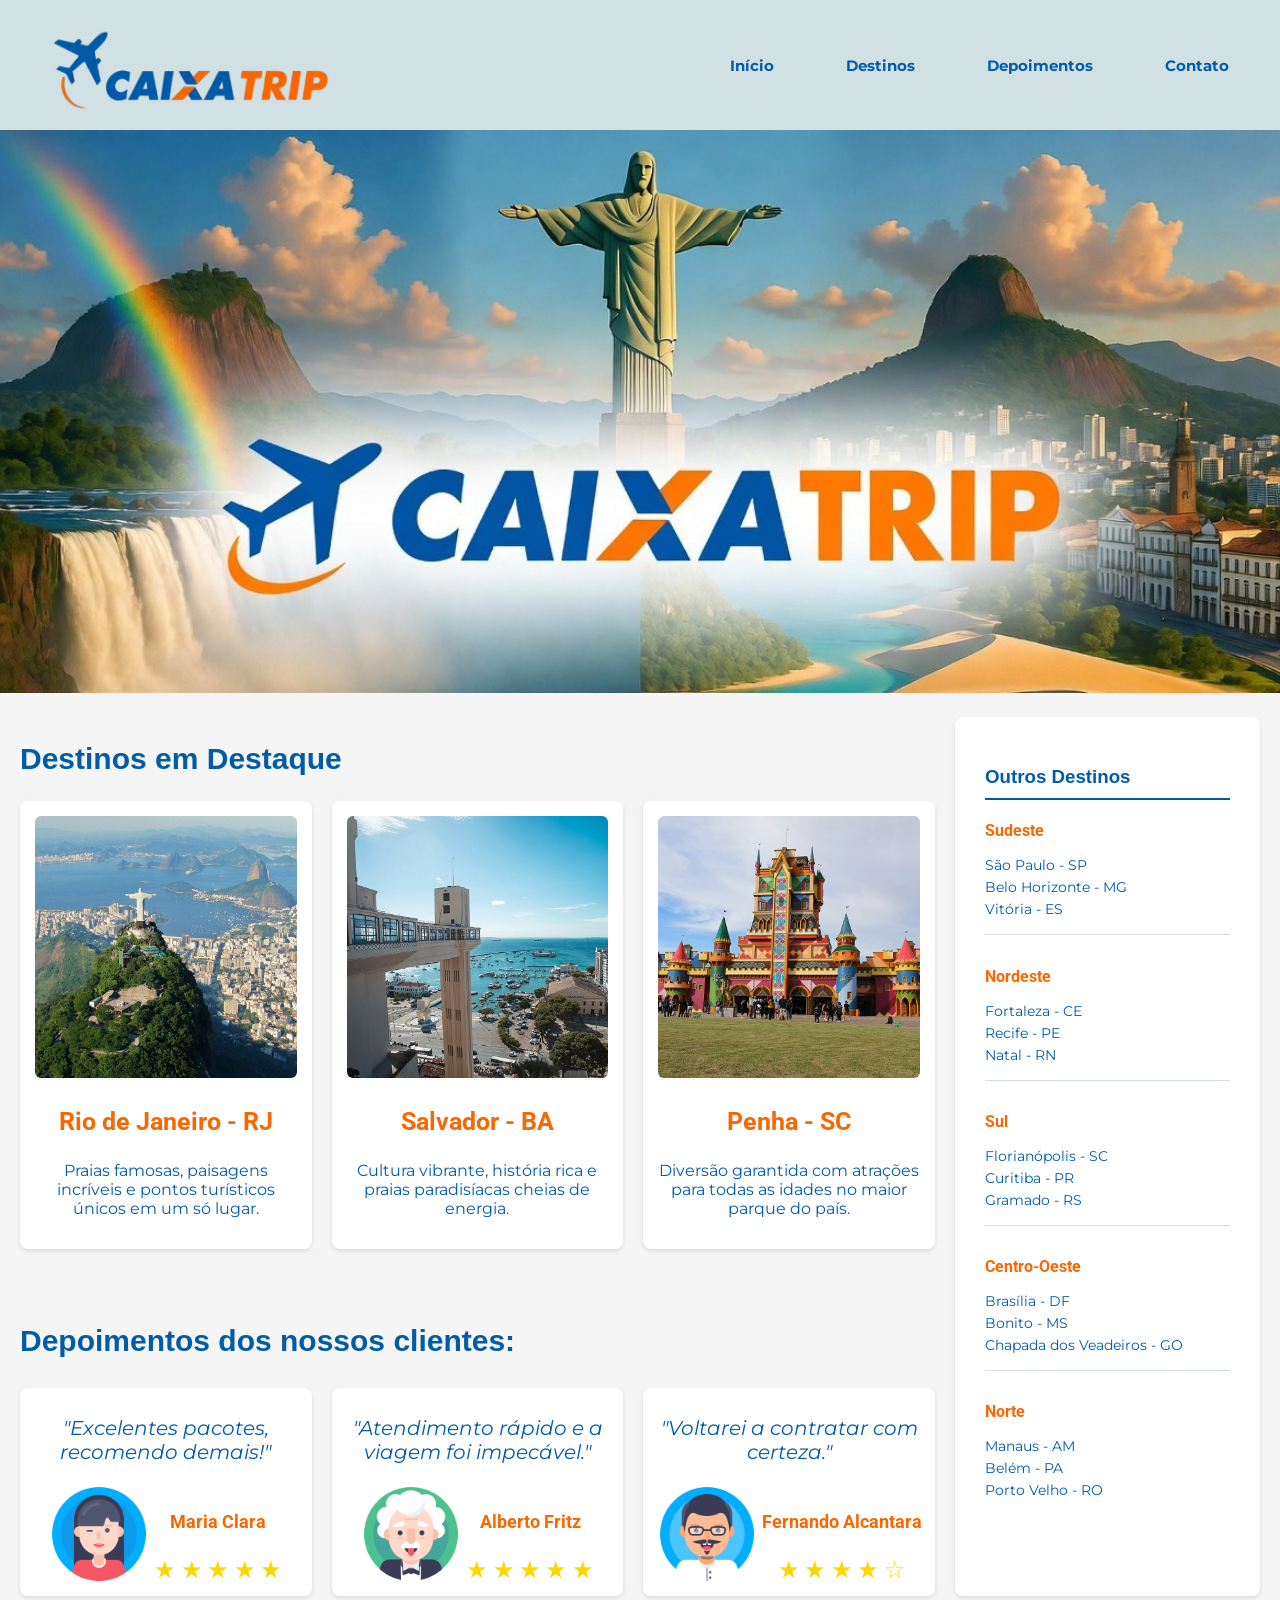
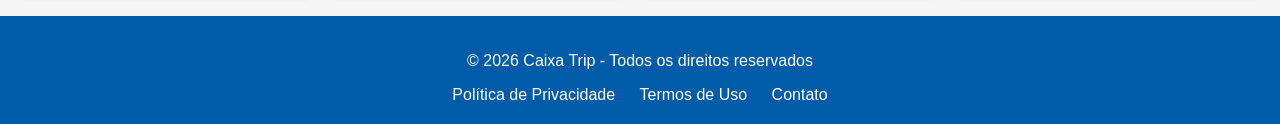
<file: index.html>
<!DOCTYPE html>
<html lang="pt-BR">

<head>
    <meta charset="UTF-8">
    <meta name="viewport" content="width=device-width, initial-scale=1.0">

    <title>Caixa Trip</title>
    <link rel="icon" href="img/favicon.jpg">

    <link rel="stylesheet" href="css/style.css">
    <link rel="stylesheet" href="css/header_sidebar.css">
    <link rel="stylesheet" href="css/hero.css">
    <link rel="stylesheet" href="css/produtos.css">
    <link rel="stylesheet" href="css/depoimentos.css">
    <link rel="stylesheet" href="css/footer.css">

    <link rel="preconnect" href="https://fonts.googleapis.com">
    <link rel="preconnect" href="https://fonts.gstatic.com" crossorigin>
    <link
        href="https://fonts.googleapis.com/css2?family=Montserrat:ital,wght@0,100..900;1,100..900&family=Roboto:ital,wght@0,100..900;1,100..900&display=swap"
        rel="stylesheet">
</head>

<body>

    <!-- HEADER -->
    <header class="header">
        <img class="header-img" src="img/caixatrip-logo.png" alt="Logo da Caixa Trip">
        <nav>
            <ul>
                <li><a href="#">Início</a></li>
                <li><a href="#produtos">Destinos</a></li>
                <li><a href="#depoimentos">Depoimentos</a></li>
                <li><a href="#">Contato</a></li>
            </ul>
        </nav>
        <button class="header-menu">☰</button>
    </header>

    <!-- HERO -->
    <section class="hero">
        <div class="hero-img">
            <picture>
                <source srcset="img/hero-banner-mobile.jpg" media="(max-width: 768px)">
                <img src="img/hero-banner.jpg" alt="Banner principal">
            </picture>
        </div>
    </section>

    <!-- MAIN + SIDEBAR -->
    <div class="container">

        <!-- PRODUTOS (CONTEÚDO PRINCIPAL) -->
        <main id="produtos">
            <h2 class="section-titulo">Destinos em Destaque</h2>
            <div class="produtos">
                <div class="produto">
                    <a href="riodejaneiro.html">
                        <img src="img/riodejaneiro.jpg" alt="Imagem do Rio de Janeiro">
                    </a>
                    <h3 class="produto-titulo">Rio de Janeiro - RJ</h3>
                    <p class="produto-descricao">Praias famosas, paisagens incríveis e pontos turísticos únicos em um só
                        lugar.</p>
                </div>

                <div class="produto">
                    <a href="salvador.html">
                        <img src="img/salvador.jpg" alt="Imagem de Salvador">
                    </a>
                    <h3 class="produto-titulo">Salvador - BA</h3>
                    <p class="produto-descricao">Cultura vibrante, história rica e praias paradisíacas cheias de
                        energia.</p>
                </div>

                <div class="produto">
                    <a href="penha.html">
                        <img src="img/penha.jpg" alt="Imagem do Beto Carrero World">
                    </a>
                    <h3 class="produto-titulo">Penha - SC</h3>
                    <p class="produto-descricao">Diversão garantida com atrações para todas as idades no maior parque do
                        país.</p>
                </div>
            </div>

            <!-- DEPOIMENTOS -->
            <section class="depoimentos" id="depoimentos">
                <div class="depoimentos-titulo">
                    <h2 class="section-titulo">Depoimentos dos nossos clientes:</h2>
                </div>

                <div class="depoimentos-articles">
                    <article class="depoimento">
                        <div class="header-depoimento">
                            <p class="dp-texto">"Excelentes pacotes, recomendo demais!"</p>
                        </div>

                        <div class="footer-depoimento">
                            <div class="footer-depoimento-img">
                                <img src="img/avatar-cliente1.png" alt="Imagem do perfil do cliente">
                            </div>

                            <div class="footer-depoimento-texto">
                                <h4 class="nome-cliente">Maria Clara</h4>
                                <div class="rating">
                                    <span class="stars">★</span>
                                    <span class="stars">★</span>
                                    <span class="stars">★</span>
                                    <span class="stars">★</span>
                                    <span class="stars">★</span>
                                </div>
                            </div>
                        </div>
                    </article>

                    <article class="depoimento">
                        <div class="header-depoimento">
                            <p class="dp-texto">"Atendimento rápido e a viagem foi impecável."</p>
                        </div>

                        <div class="footer-depoimento">
                            <div class="footer-depoimento-img">
                                <img src="img/avatar-cliente2.png" alt="Imagem do perfil do cliente">
                            </div>

                            <div class="footer-depoimento-texto">
                                <h4 class="nome-cliente">Alberto Fritz</h4>
                                <div class="rating">
                                    <span class="stars">★</span>
                                    <span class="stars">★</span>
                                    <span class="stars">★</span>
                                    <span class="stars">★</span>
                                    <span class="stars">★</span>
                                </div>
                            </div>
                        </div>
                    </article>

                    <article class="depoimento">
                        <div class="header-depoimento">
                            <p class="dp-texto">"Voltarei a contratar com certeza."</p>
                        </div>

                        <div class="footer-depoimento">
                            <div class="footer-depoimento-img">
                                <img src="img/avatar-cliente3.png" alt="Imagem do perfil do cliente">
                            </div>

                            <div class="footer-depoimento-texto">
                                <h4 class="nome-cliente">Fernando Alcantara</h4>
                                <div class="rating">
                                    <span class="stars">★</span>
                                    <span class="stars">★</span>
                                    <span class="stars">★</span>
                                    <span class="stars">★</span>
                                    <span class="stars">☆</span>
                                </div>
                            </div>
                        </div>
                    </article>
                </div>
            </section>
        </main>

        <!-- SIDEBAR -->
        <aside class="sidebar">
            <h3>Outros Destinos</h3>

            <div class="regiao">
                <h4>Sudeste</h4>
                <ul>
                    <li><a href="#">São Paulo - SP</a></li>
                    <li><a href="#">Belo Horizonte - MG</a></li>
                    <li><a href="#">Vitória - ES</a></li>
                </ul>
            </div>

            <div class="regiao">
                <h4>Nordeste</h4>
                <ul>
                    <li><a href="#">Fortaleza - CE</a></li>
                    <li><a href="#">Recife - PE</a></li>
                    <li><a href="#">Natal - RN</a></li>
                </ul>
            </div>

            <div class="regiao">
                <h4>Sul</h4>
                <ul>
                    <li><a href="#">Florianópolis - SC</a></li>
                    <li><a href="#">Curitiba - PR</a></li>
                    <li><a href="#">Gramado - RS</a></li>
                </ul>
            </div>

            <div class="regiao">
                <h4>Centro-Oeste</h4>
                <ul>
                    <li><a href="#">Brasília - DF</a></li>
                    <li><a href="#">Bonito - MS</a></li>
                    <li><a href="#">Chapada dos Veadeiros - GO</a></li>
                </ul>
            </div>

            <div class="regiao">
                <h4>Norte</h4>
                <ul>
                    <li><a href="#">Manaus - AM</a></li>
                    <li><a href="#">Belém - PA</a></li>
                    <li><a href="#">Porto Velho - RO</a></li>
                </ul>
            </div>

            <div class="footer-sidebar">
                <a href="#">Política de Privacidade</a>
                <a href="#">Termos de Uso</a>
                <a href="#">Contato</a>
            </div>
        </aside>

    </div>

    <!-- FOOTER -->
    <footer class="footer">
        <p>© 2026 Caixa Trip - Todos os direitos reservados</p>

        <div class="footer-links">
            <a href="#">Política de Privacidade</a>
            <a href="#">Termos de Uso</a>
            <a href="#">Contato</a>
        </div>
    </footer>

</body>

<script src="script.js"></script>

</html>
</file>
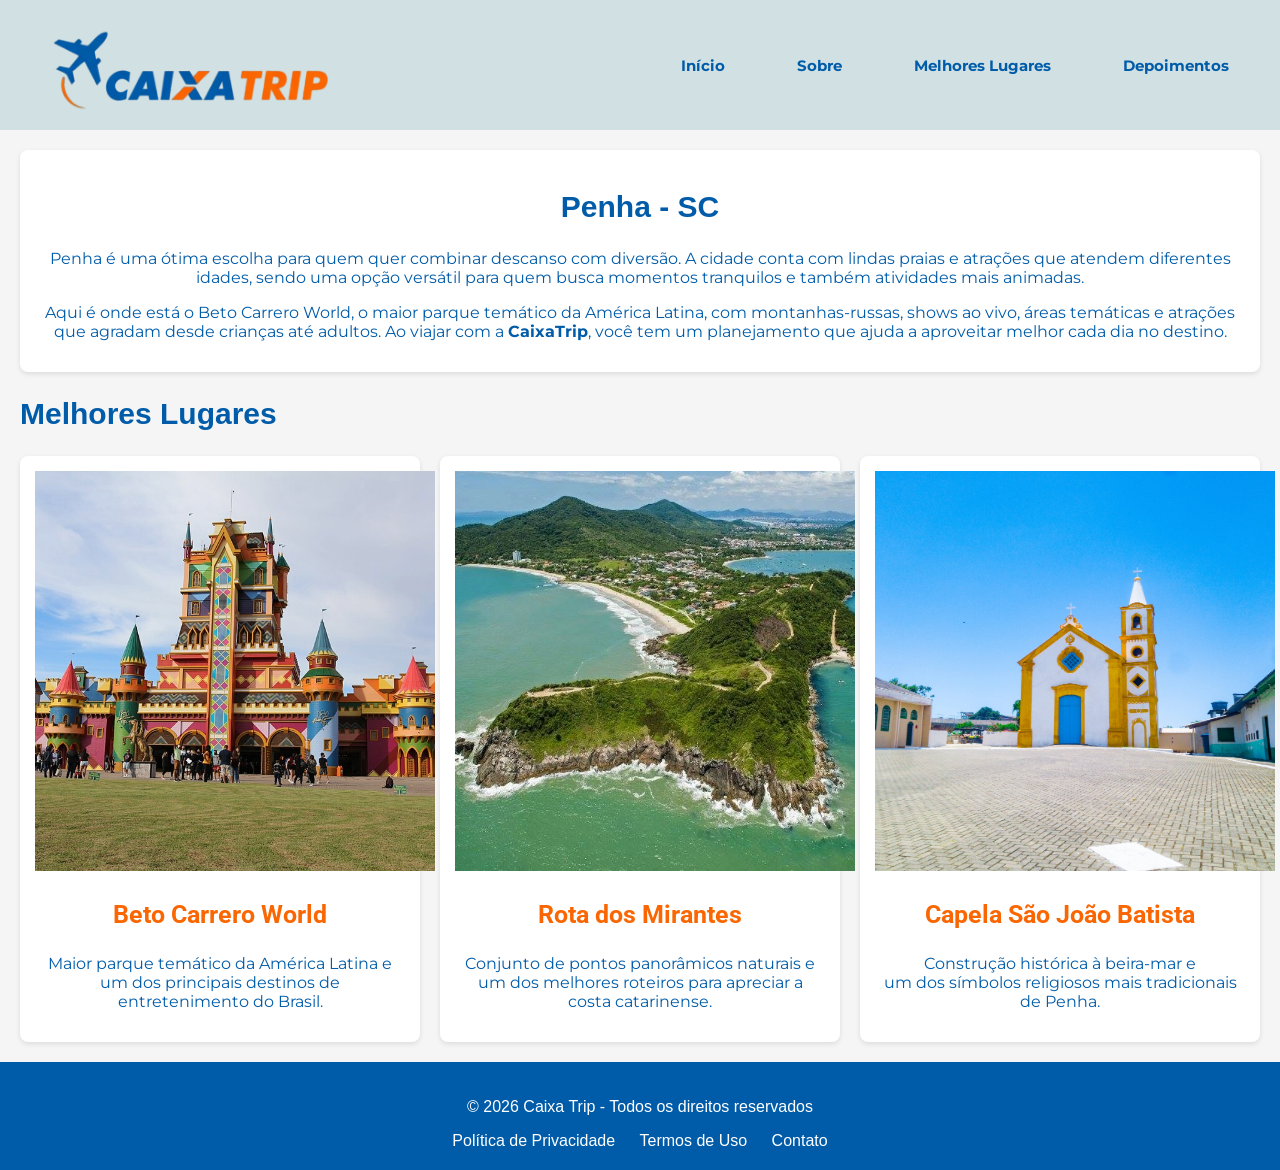
<file: penha.html>
<!DOCTYPE html>
<html lang="pt-BR">

<head>
    <meta charset="UTF-8">
    <meta name="viewport" content="width=device-width, initial-scale=1.0">

    <title>Caixa Trip - Penha</title>
    <link rel="icon" href="img/favicon.jpg">

    <link rel="stylesheet" href="css/style.css">
    <link rel="stylesheet" href="css/header_sidebar.css">
    <link rel="stylesheet" href="css/hero.css">
    <link rel="stylesheet" href="css/produtos.css">
    <link rel="stylesheet" href="css/depoimentos.css">
    <link rel="stylesheet" href="css/footer.css">

    <link rel="preconnect" href="https://fonts.googleapis.com">
    <link rel="preconnect" href="https://fonts.gstatic.com" crossorigin>
    <link
        href="https://fonts.googleapis.com/css2?family=Montserrat:ital,wght@0,100..900;1,100..900&family=Roboto:ital,wght@0,100..900;1,100..900&display=swap"
        rel="stylesheet">
</head>

<body>
    <header class="header">
        <img class="header-img" src="img/caixatrip-logo.png" alt="Logo da Caixa Trip">

        <nav>
            <ul>
                <li><a href="index.html">Início</a></li>
                <li><a href="#hero-cidades">Sobre</a></li>
                <li><a href="#produtos">Melhores Lugares</a></li>
                <li><a href="index.html#depoimentos">Depoimentos</a></li>
            </ul>
        </nav>
        <a href="index.html" class="btn-voltar">
            ← <span>Início</span>
        </a>
    </header>

    <div class="container-cidades">
        <section id="hero-cidades">
            <div class="produto-cidades">
                <h1 class="section-titulo">Penha - SC</h1>
                <p class="produto-descricao">Penha é uma ótima escolha para quem quer combinar descanso com diversão. 
                    A cidade conta com lindas praias e atrações que atendem diferentes idades, sendo uma opção versátil
                    para quem busca momentos tranquilos e também atividades mais animadas.</p>
                    <p class="produto-descricao">  Aqui é onde está o Beto Carrero World, o maior parque temático da América Latina,
                        com montanhas-russas, shows ao vivo, áreas temáticas e atrações que agradam desde crianças até adultos.
                        Ao viajar com a <span class="produto-descricao-destaque">CaixaTrip</span>, você tem um planejamento que ajuda a aproveitar melhor cada dia no destino. </p>
            </div>
        </section>

        <main id="produtos">
            <h2 class="section-titulo">Melhores Lugares</h2>
            <div class="produtos">
                <div class="produto-cidades">
                    <img src="img/penha.jpg" alt="Beto Carrero World">
                    <h3 class="produto-titulo">Beto Carrero World</h3>
                    <p class="produto-descricao">Maior parque temático da América Latina e <br> um dos principais destinos de entretenimento do Brasil.</p>
                </div>

                <div class="produto-cidades">
                    <img src="img/rotadosmirantes.jpg" alt="Rota dos Mirantes">
                    <h3 class="produto-titulo">Rota dos Mirantes</h3>
                    <p class="produto-descricao">Conjunto de pontos panorâmicos naturais e <br>um dos melhores roteiros para apreciar a costa catarinense.</p>
                </div>

                <div class="produto-cidades">
                    <img src="img/capelasaojoaobatista.jpg" alt="Capela São João Batista">
                    <h3 class="produto-titulo">Capela São João Batista</h3>
                    <p class="produto-descricao">Construção histórica à beira-mar e<br> um dos símbolos religiosos mais tradicionais de Penha.</p>
                </div>
            </div>
    </div>

    <footer class="footer">
        <p>© 2026 Caixa Trip - Todos os direitos reservados</p>

        <div class="footer-links">
            <a href="#">Política de Privacidade</a>
            <a href="#">Termos de Uso</a>
            <a href="#">Contato</a>
        </div>
    </footer>

</body>

<script src="script.js"></script>

</html>
</file>
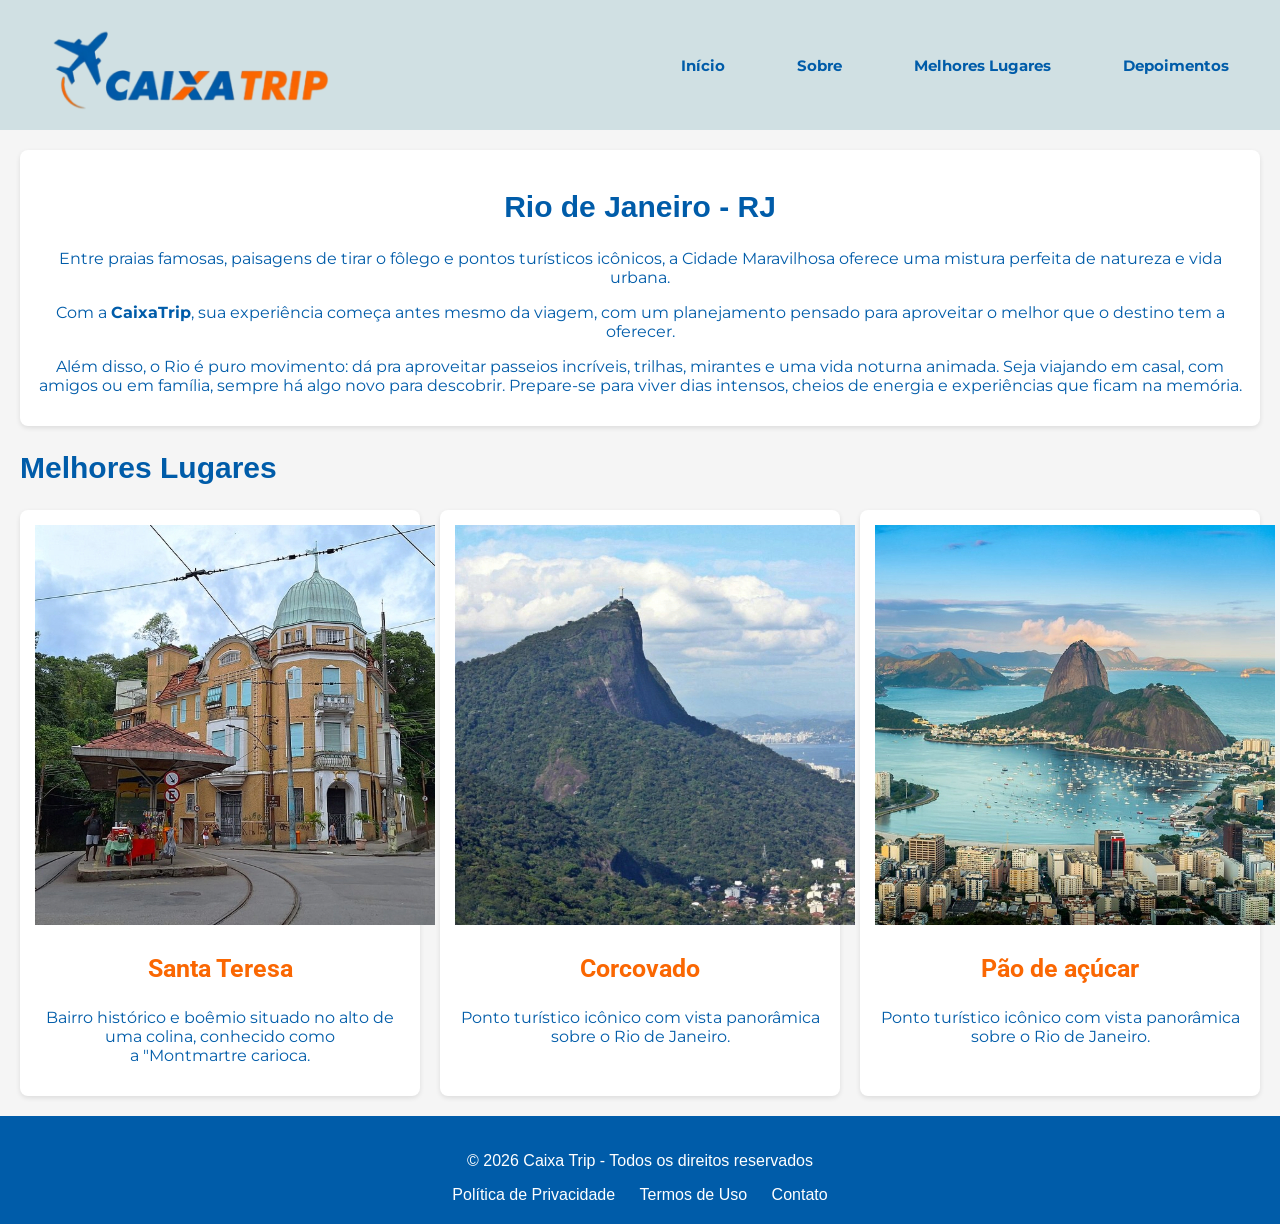
<file: riodejaneiro.html>
<!DOCTYPE html>
<html lang="pt-BR">

<head>
    <meta charset="UTF-8">
    <meta name="viewport" content="width=device-width, initial-scale=1.0">

    <title>Caixa Trip - Rio de Janeiro</title>
    <link rel="icon" href="img/favicon.jpg">

    <link rel="stylesheet" href="css/style.css">
    <link rel="stylesheet" href="css/header_sidebar.css">
    <link rel="stylesheet" href="css/hero.css">
    <link rel="stylesheet" href="css/produtos.css">
    <link rel="stylesheet" href="css/depoimentos.css">
    <link rel="stylesheet" href="css/footer.css">

    <link rel="preconnect" href="https://fonts.googleapis.com">
    <link rel="preconnect" href="https://fonts.gstatic.com" crossorigin>
    <link
        href="https://fonts.googleapis.com/css2?family=Montserrat:ital,wght@0,100..900;1,100..900&family=Roboto:ital,wght@0,100..900;1,100..900&display=swap"
        rel="stylesheet">
</head>

<body>
    <header class="header">
        <img class="header-img" src="img/caixatrip-logo.png" alt="Logo da Caixa Trip">

        <nav>
            <ul>
                <li><a href="index.html">Início</a></li>
                <li><a href="#hero-cidades">Sobre</a></li>
                <li><a href="#produtos">Melhores Lugares</a></li>
                <li><a href="index.html#depoimentos">Depoimentos</a></li>
            </ul>
        </nav>
        <a href="index.html" class="btn-voltar">
            ← <span>Início</span>
        </a>
    </header>

    <div class="container-cidades">
        <section id="hero-cidades">
            <div class="produto-cidades">
                <h1 class="section-titulo">Rio de Janeiro - RJ</h1>
                <p class="produto-descricao">Entre praias famosas, paisagens de tirar o fôlego e pontos turísticos icônicos, 
                    a Cidade Maravilhosa oferece uma mistura perfeita de natureza e vida urbana.</p>
                    <p class="produto-descricao">Com a <span class="produto-descricao-destaque">CaixaTrip</span>, sua experiência
                    começa antes mesmo da viagem, com um planejamento pensado para aproveitar o melhor que o destino tem a oferecer. </p>
                <p class="produto-descricao">Além disso, o Rio é puro movimento: dá pra aproveitar passeios incríveis, trilhas,
                    mirantes e uma vida noturna animada. Seja viajando em casal, com amigos ou em família, sempre há algo novo para
                    descobrir. Prepare-se para viver dias intensos, cheios de energia e experiências que ficam na memória.
                </p>
            </div>
        </section>


        <main id="produtos">
            <h2 class="section-titulo">Melhores Lugares</h2>
            <div class="produtos">
                <div class="produto-cidades">
                    <img src="img/santateresa.jpg" alt="Imagem de Santa Teresa">
                    <h3 class="produto-titulo">Santa Teresa</h3>
                    <p class="produto-descricao">Bairro histórico e boêmio situado no alto de uma colina, conhecido como
                        <br> a "Montmartre carioca.
                    </p>
                </div>

                <div class="produto-cidades">
                    <img src="img/corcovado.jpg" alt="Imagem de Corcovado">
                    <h3 class="produto-titulo">Corcovado</h3>
                    <p class="produto-descricao">Ponto turístico icônico com vista panorâmica sobre o Rio de Janeiro.
                    </p>
                </div>

                <div class="produto-cidades">
                    <img src="img/paodeacucar.jpg" alt="Imagem de Pão de açúcar">
                    <h3 class="produto-titulo">Pão de açúcar</h3>
                    <p class="produto-descricao">Ponto turístico icônico com vista panorâmica sobre o Rio de Janeiro.
                    </p>
                </div>
            </div>
    </div>

    <footer class="footer">
        <p>© 2026 Caixa Trip - Todos os direitos reservados</p>

        <div class="footer-links">
            <a href="#">Política de Privacidade</a>
            <a href="#">Termos de Uso</a>
            <a href="#">Contato</a>
        </div>
    </footer>

</body>

<script src="script.js"></script>

</html>
</file>
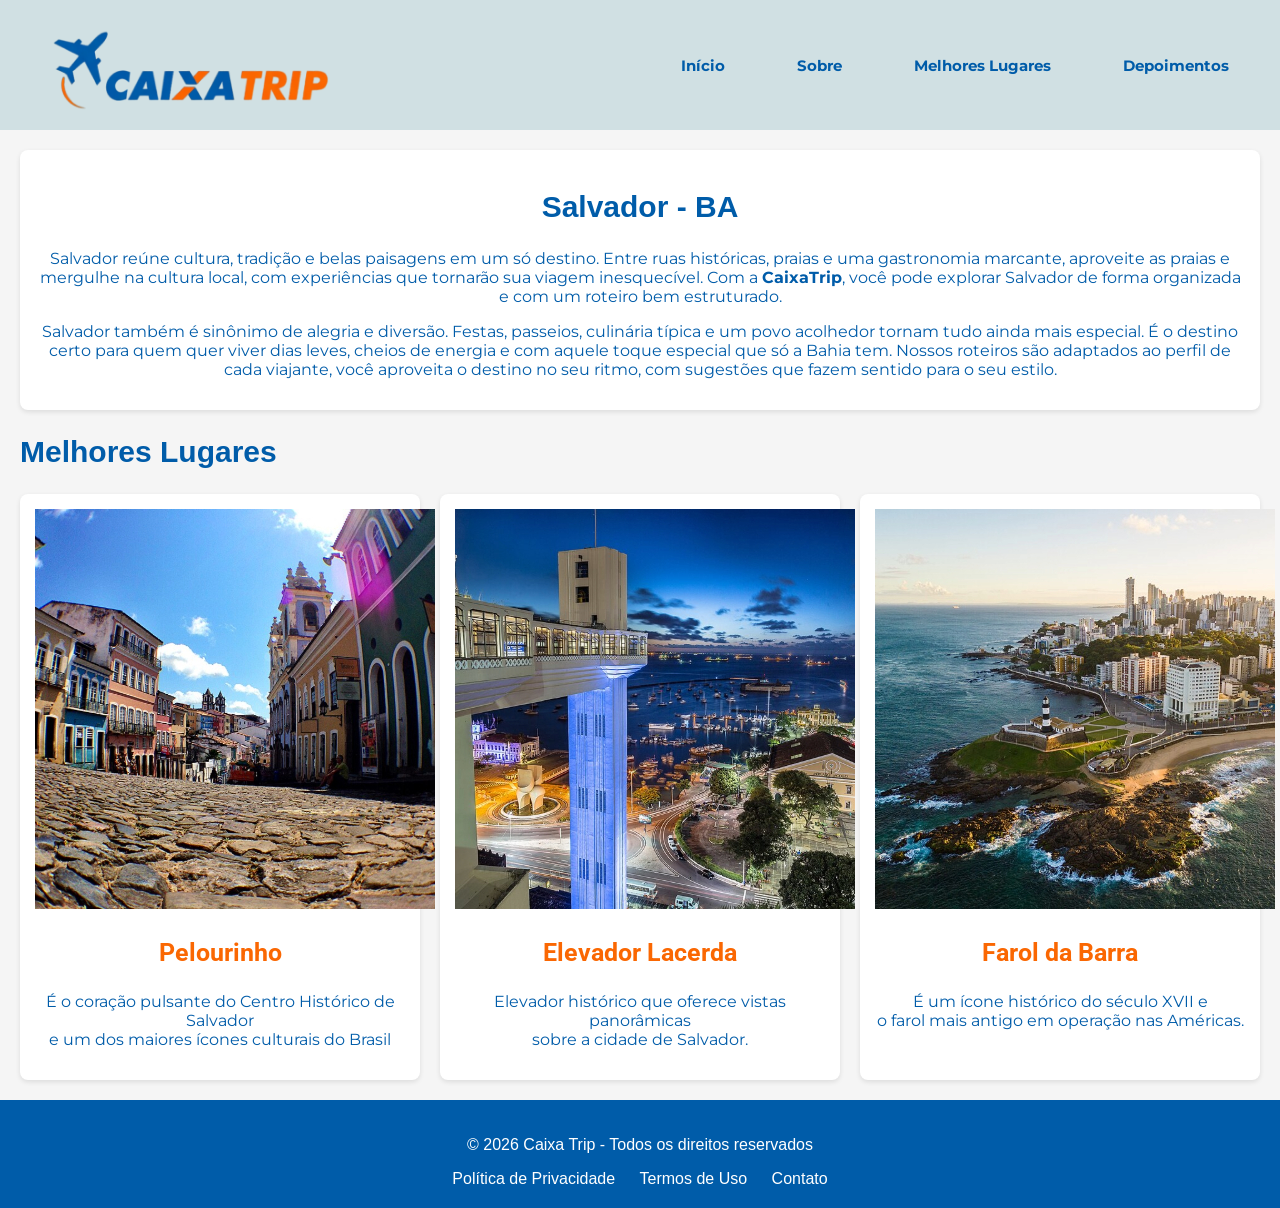
<file: salvador.html>
<!DOCTYPE html>
<html lang="pt-BR">

<head>
    <meta charset="UTF-8">
    <meta name="viewport" content="width=device-width, initial-scale=1.0">

    <title>Caixa Trip - Salvador</title>
    <link rel="icon" href="img/favicon.jpg">

    <link rel="stylesheet" href="css/style.css">
    <link rel="stylesheet" href="css/header_sidebar.css">
    <link rel="stylesheet" href="css/hero.css">
    <link rel="stylesheet" href="css/produtos.css">
    <link rel="stylesheet" href="css/depoimentos.css">
    <link rel="stylesheet" href="css/footer.css">

    <link rel="preconnect" href="https://fonts.googleapis.com">
    <link rel="preconnect" href="https://fonts.gstatic.com" crossorigin>
    <link
        href="https://fonts.googleapis.com/css2?family=Montserrat:ital,wght@0,100..900;1,100..900&family=Roboto:ital,wght@0,100..900;1,100..900&display=swap"
        rel="stylesheet">
</head>

<body>
    <header class="header">
        <img class="header-img" src="img/caixatrip-logo.png" alt="Logo da Caixa Trip">

        <nav>
            <ul>
                <li><a href="index.html">Início</a></li>
                <li><a href="#hero-cidades">Sobre</a></li>
                <li><a href="#produtos">Melhores Lugares</a></li>
                <li><a href="index.html#depoimentos">Depoimentos</a></li>
            </ul>
        </nav>
        <a href="index.html" class="btn-voltar">
            ← <span>Início</span>
        </a>
    </header>

    <div class="container-cidades">
        <section id="hero-cidades">
            <div class="produto-cidades">
                <h1 class="section-titulo">Salvador - BA</h1>
                <p class="produto-descricao">Salvador reúne cultura, tradição e belas paisagens em um só destino. 
                    Entre ruas históricas, praias e uma gastronomia marcante, aproveite as praias e mergulhe na cultura local,
                    com experiências que tornarão sua viagem inesquecível. Com a <span class="produto-descricao-destaque">CaixaTrip</span>, você pode explorar Salvador de
                    forma organizada e com um roteiro bem estruturado. </p>
                <p class="produto-descricao"> Salvador também é sinônimo de alegria e diversão. Festas, passeios, culinária típica
                    e um povo acolhedor tornam tudo ainda mais especial. É o destino certo para quem quer viver dias leves, cheios
                    de energia e com aquele toque especial que só a Bahia tem. Nossos roteiros são adaptados ao perfil de cada viajante, 
                    você aproveita  o destino no seu ritmo, com sugestões que fazem sentido para o seu estilo. </p>
            </div>
        </section>

        <main id="produtos">
            <h2 class="section-titulo">Melhores Lugares</h2>
            <div class="produtos">
                <div class="produto-cidades">
                    <img src="img/pelourinho.jpg" alt="Imagem de Pelourinho">
                    <h3 class="produto-titulo">Pelourinho</h3>
                    <p class="produto-descricao">É o coração pulsante do Centro Histórico de Salvador <br> e um dos
                        maiores
                        ícones culturais do Brasil</p>
                </div>

                <div class="produto-cidades">
                    <img src="img/elevadorlacerda.jpg" alt="Elevador Lacerda">
                    <h3 class="produto-titulo">Elevador Lacerda</h3>
                    <p class="produto-descricao">Elevador histórico que oferece vistas panorâmicas <br>sobre a cidade de
                        Salvador.</p>
                </div>

                <div class="produto-cidades">
                    <img src="img/faroldabarra.jpg" alt="Farol da Barra">
                    <h3 class="produto-titulo">Farol da Barra</h3>
                    <p class="produto-descricao">É um ícone histórico do século XVII e <br> o farol mais antigo em
                        operação
                        nas Américas.</p>
                </div>
            </div>
    </div>

    <footer class="footer">
        <p>© 2026 Caixa Trip - Todos os direitos reservados</p>

        <div class="footer-links">
            <a href="#">Política de Privacidade</a>
            <a href="#">Termos de Uso</a>
            <a href="#">Contato</a>
        </div>
    </footer>

</body>

<script src="script.js"></script>

</html>
</file>
<file: css/style.css>
/* ======== ESTILOS GERAIS ======== */
:root {
    /* cores */
    --cor-azulclaro: #d0e0e3;
    --cor-azulescuro: #005ca9;
    --cor-branco: white;
    --cor-laranja: #fa6702;
    --cor-background: #f5f5f5;

    /* fontes */
    --font-roboto: "Roboto", sans-serif;
    --font-montserrat: "Montserrat", sans-serif;
}

body {
    margin: 0;
    font-family: Arial, sans-serif;
    background: var(--cor-background);
}

/* ======== LAYOUT PRINCIPAL ======== */
.container {
    display: grid;
    grid-template-columns: 3fr 1fr;
    gap: 20px;
    padding: 20px;
}

.container-cidades {
    padding: 20px 20px;
}

.section-titulo {
    color: var(--cor-azulescuro);
    font-size: 30px;
}

 @media (max-width: 1024px) {
    .container {
        grid-template-columns: 1fr;
    }

    .sidebar {
        order: -1;
    }
 }
</file>
<file: css/header_sidebar.css>
/* ======== HEADER ======== */
.header {
    position: sticky;
    z-index: 1000;
    top: 0;
    background: var(--cor-azulclaro);
    padding: 0 20px 0 0;
    display: flex;
    justify-content: space-between;
    align-items: center;
}

.header.scrolled {
    background: rgba(255, 255, 255, 0.3);
    backdrop-filter: blur(8px);
}

.header-img {
    width: 400px;
    height: 130px;
    object-fit: cover;
    object-position: center;
}

nav ul {
    list-style: none;
    display: flex;
    gap: 10px;
    padding: 0;
}

nav a {
    text-decoration: none;
    font-family: var(--font-montserrat);
    font-weight: bold;
    font-size: 15px;
    color: var(--cor-azulescuro);
    padding: 15px 30px;
    border: 1px solid transparent;
    transition: 0.3s;
}

nav a:hover {
    color: var(--cor-branco);
    background-color: var(--cor-azulescuro);
    border-radius: 20px;
}

.header-menu {
    display: none;
    font-size: 30px;
    background: none;
    border: none;
    cursor: pointer;
    position: absolute;
    left: 15px;
}


/* ======== SIDEBAR ======== */
.sidebar {
    background: white;
    padding: 30px;
    border-radius: 8px;
    box-shadow: 0 2px 5px rgba(0, 0, 0, 0.1);
}

.sidebar h3 {
    margin-bottom: 15px;
    color: var(--cor-azulescuro);
    border-bottom: 2px solid var(--cor-azulescuro);
    padding-bottom: 10px;
}

.regiao {
    margin-bottom: 15px;
}

.regiao + .regiao {
    border-top: 1px solid var(--cor-azulclaro);
    padding-top: 10px;
}

.regiao h4 {
    font-family: var(--font-roboto);
    color: var(--cor-laranja);
    margin-bottom: 5px;
}

.regiao ul {
    list-style: none;
    padding: 0;
}

.regiao li {
    font-family: var(--font-montserrat);
    font-size: 14px;
    margin-bottom: 4px;
    cursor: pointer;
}

.regiao a {
    text-decoration: none;
    color: var(--cor-azulescuro);
}

.regiao a:hover {
    color: var(--cor-laranja);
}

.footer-sidebar {
    display: none;
}

.btn-voltar {
    display: none;
    position: fixed;
    top: 11px;
    left: 15px;
    align-items: center;
    gap: 6px;
    background: rgba(0, 0, 0, 0.6);
    color: var(--cor-branco);
    padding: 8px 14px;
    border-radius: 30px;
    text-decoration: none;
    font-size: 14px;
    font-family: var(--font-montserrat);
    backdrop-filter: blur(8px);
    transition: 0.3s;
}

.btn-voltar:hover {
    background: var(--cor-laranja);
}

@media (max-width: 1024px) {
    nav {
        display: none;
    }

    .header {
        height: 60px;
        display: flex;
        justify-content: center;
        align-items: center;
        padding: 0;
        position: relative;
    }

    .header-img {
        width: 150px;
        height: auto;
    }

    .header-menu {
        display: block;
        transition: 0.3s;
    }

    .header-menu.ativo {
        background: var(--cor-branco);
        border-radius: 5px;
        padding: 2px 5px;
    }

    .sidebar {
        position: absolute;
        top: 60px;
        left: 0;
        width: auto;
        height: auto;
        background: var(--cor-branco);
        transform: translateX(-100%);
        box-shadow: 2px 0 5px rgba(0, 0, 0, 0.2);
        transition: 0.8s;
        z-index: 1000;
        padding: 20px;
        overflow-y: auto;
    }

    .sidebar.ativo {
        transform: translateX(0);
    }

    .footer-sidebar {
        margin-top: 30px;
        padding-top: 30px;
        border-top: 2px solid var(--cor-azulescuro);
        display: flex;
        flex-direction: column;
        gap: 10px;
    }

    .footer-sidebar a {
        text-decoration: none;
        font-family: var(--font-montserrat);
        font-size: 14px;
        color: var(--cor-azulescuro);
    }

    .footer-sidebar a:hover {
        color: var(--cor-laranja);
    }

    .btn-voltar {
        display: block;
    }
}
</file>
<file: css/hero.css>
/* ======== HERO ======== */
 .hero {
     width: 100%;
     height: 50%;
     overflow: hidden;
 }

 .hero img {
    width: 100%;
    height: 25%;
    object-fit: cover;
 }
</file>
<file: css/produtos.css>
/* ======== GRID DE PRODUTOS ======== */
.produtos {
    display: grid;
    grid-template-columns: repeat(auto-fit, minmax(200px, 1fr));
    gap: 20px;
}

.produto {
    background: var(--cor-branco);
    padding: 15px;
    border-radius: 8px;
    text-align: center;
    box-shadow: 0 2px 5px rgba(0, 0, 0, 0.1);
}

.produto:hover {
    border: 1px solid var(--cor-laranja);
}

.produto-cidades {
    background: var(--cor-branco);
    padding: 15px;
    border-radius: 8px;
    text-align: center;
    box-shadow: 0 2px 5px rgba(0, 0, 0, 0.1);
}

.produto img {
    width: 100%;
    border-radius: 6px;
}

.produto-titulo {
    font-size: 25px;
    font-family: var(--font-roboto);
    color: var(--cor-laranja);
}

.produto-descricao {
    font-family: var(--font-montserrat);
    color: var(--cor-azulescuro);
}

.produto-descricao-destaque {
    font-family: var(--font-montserrat);
    color: var(--cor-azulescuro);
    font-weight: bold;
}

@media (max-width: 768px) {
    .produtos {
        display: flex;
        flex-direction: column;
    }
}
</file>
<file: css/depoimentos.css>
/* ======== DEPOIMENTOS (FLEXBOX) ======== */
.depoimentos {
    display: flex;
    flex-direction: column;
    margin-top: 50px;
    gap: 5px;
}

.depoimentos-articles {
    display: flex;
    flex-wrap: wrap;
    justify-content: space-between;
    gap: 20px;

}

.depoimento {
    flex: 1;
    min-width: 250px;
    background: var(--cor-branco);
    padding: 8px;
    border-radius: 8px;
    box-shadow: 0 2px 5px rgba(0, 0, 0, 0.1);
    display: flex;
    flex-direction: column;
    justify-content: space-between;
    align-items: center;
    text-align: center;
}

.footer-depoimento {
    display: flex;
    align-items: center;
    gap: 5px;
}

.footer-depoimento-img img {
    height: 100px;
}

.footer-depoimento-texto {
    display: flex;
    flex-direction: column;
    justify-content: space-evenly;
}

.dp-texto {
    font-size: 20px;
    font-style: italic;
    font-family: var(--font-montserrat);
    color: var(--cor-azulescuro);
}

.nome-cliente {
    font-size: 18px;
    font-family: var(--font-roboto);
    color: var(--cor-laranja);
}

.stars {
    font-size: 24px;
    color: gold;
}
</file>
<file: css/footer.css>
/* ======== FOOTER ======== */
footer {
    background: var(--cor-azulescuro);
    color: var(--cor-branco);
    padding: 20px;
    text-align: center;
}

footer a {
    color: var(--cor-branco);
    margin: 0 10px;
    text-decoration: none;
}

footer a:hover {
    color: var(--cor-laranja);
}

@media (max-width: 1024px) {
    footer {
        display: none;
    }
}
</file>
